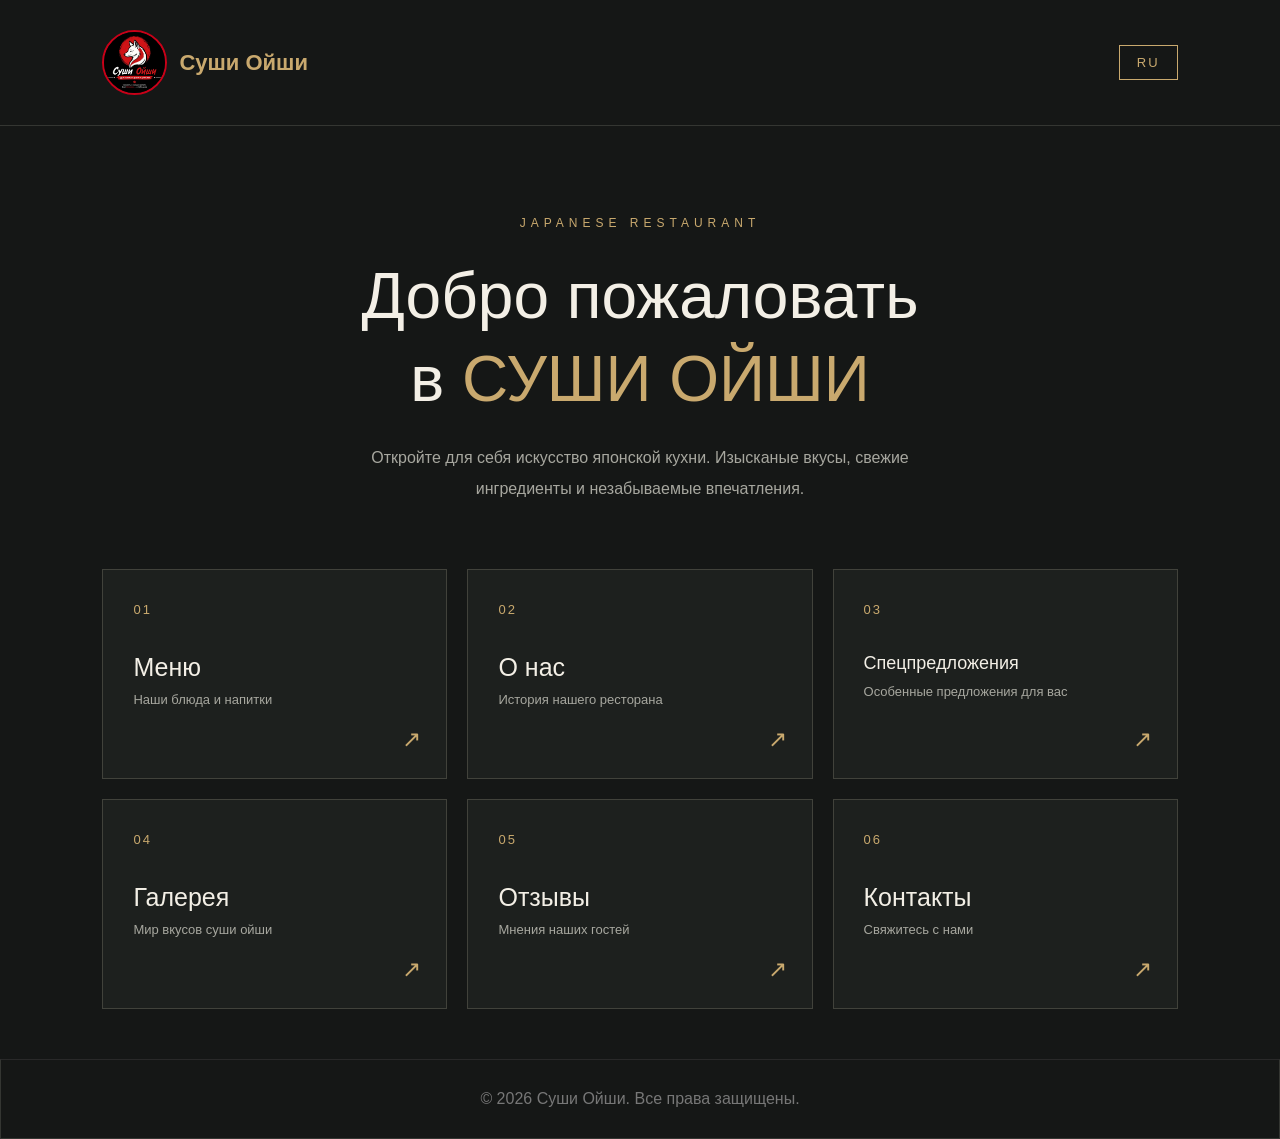
<file: index.html>
<!DOCTYPE html>
<html lang="ru" dir="ltr">
<head>
    <meta charset="UTF-8">
    <meta name="viewport" content="width=device-width, initial-scale=1.0">
    <title>суши ойши</title>
    <link rel="stylesheet" href="style.css">
</head>
<body>
       <!-- header -->
     <header class="header">
        <a href="index.html" class="logo">
            <img src="logo.jpg" alt="логотил суши ойши">
            <span>Суши Ойши</span>
        </a>

        <div class="language">RU</div>

     </header>

     <!-- Main Section -->
      <main class="main">

        <section class="hero">
            <p class="subtitle">JAPANESE RESTAURANT</p>
            <H1>
                Добро пожаловать<br>
                в <span>СУШИ ОЙШИ</span> 
            </H1>
            <p class="description">
                Откройте для себя искусство японской кухни.
                Изысканые вкусы, свежие ингредиенты 
                и незабываемые впечатления.
            </p>

        </section>

        <!-- Navigation Cards-->
         <section class="pages">

            <a href="menu.html" class="page-card">
                <span class="number">01</span>
                <h2>Меню</h2>
                <p>Hаши блюда и напитки</p>
                <span class="arrow">↗</span>

            </a>
            <a href="about.html" class="page-card">
                <span class="number">02</span>
                <h2>О нас</h2>
                <p>История нашего ресторана</p>
                <span class="arrow">↗</span>

            </a>
            <a href="offers.html" class="page-card">
                <span class="number">03</span>
                <h2>Спецпредложения</h2>
                <p>Особенные предложения для вас</p>
                <span class="arrow">↗</span>
            </a>
             <a href="gallery.html" class="page-card">
                <span class="number">04</span>
                <h2>Галерея</h2>
                <p>Мир вкусов суши ойши</p>
                <span class="arrow">↗</span>
            </a>
             <a href="reviews.html" class="page-card">
                <span class="number">05</span>
                <h2>Отзывы</h2>
                <p>Мнения наших гостей</p>
                <span class="arrow">↗</span>
            </a>
             <a href="contact.html" class="page-card">
                <span class="number">06</span>
                <h2>Контакты</h2>
                <p>Свяжитесь с нами</p>
                <span class="arrow">↗</span>
            </a>

         </section>

      </main>
       <footer class="footer">
        &copy; 2026 Суши Ойши. Все права защищены.

    </footer>
    
</body>
</html>
</file>
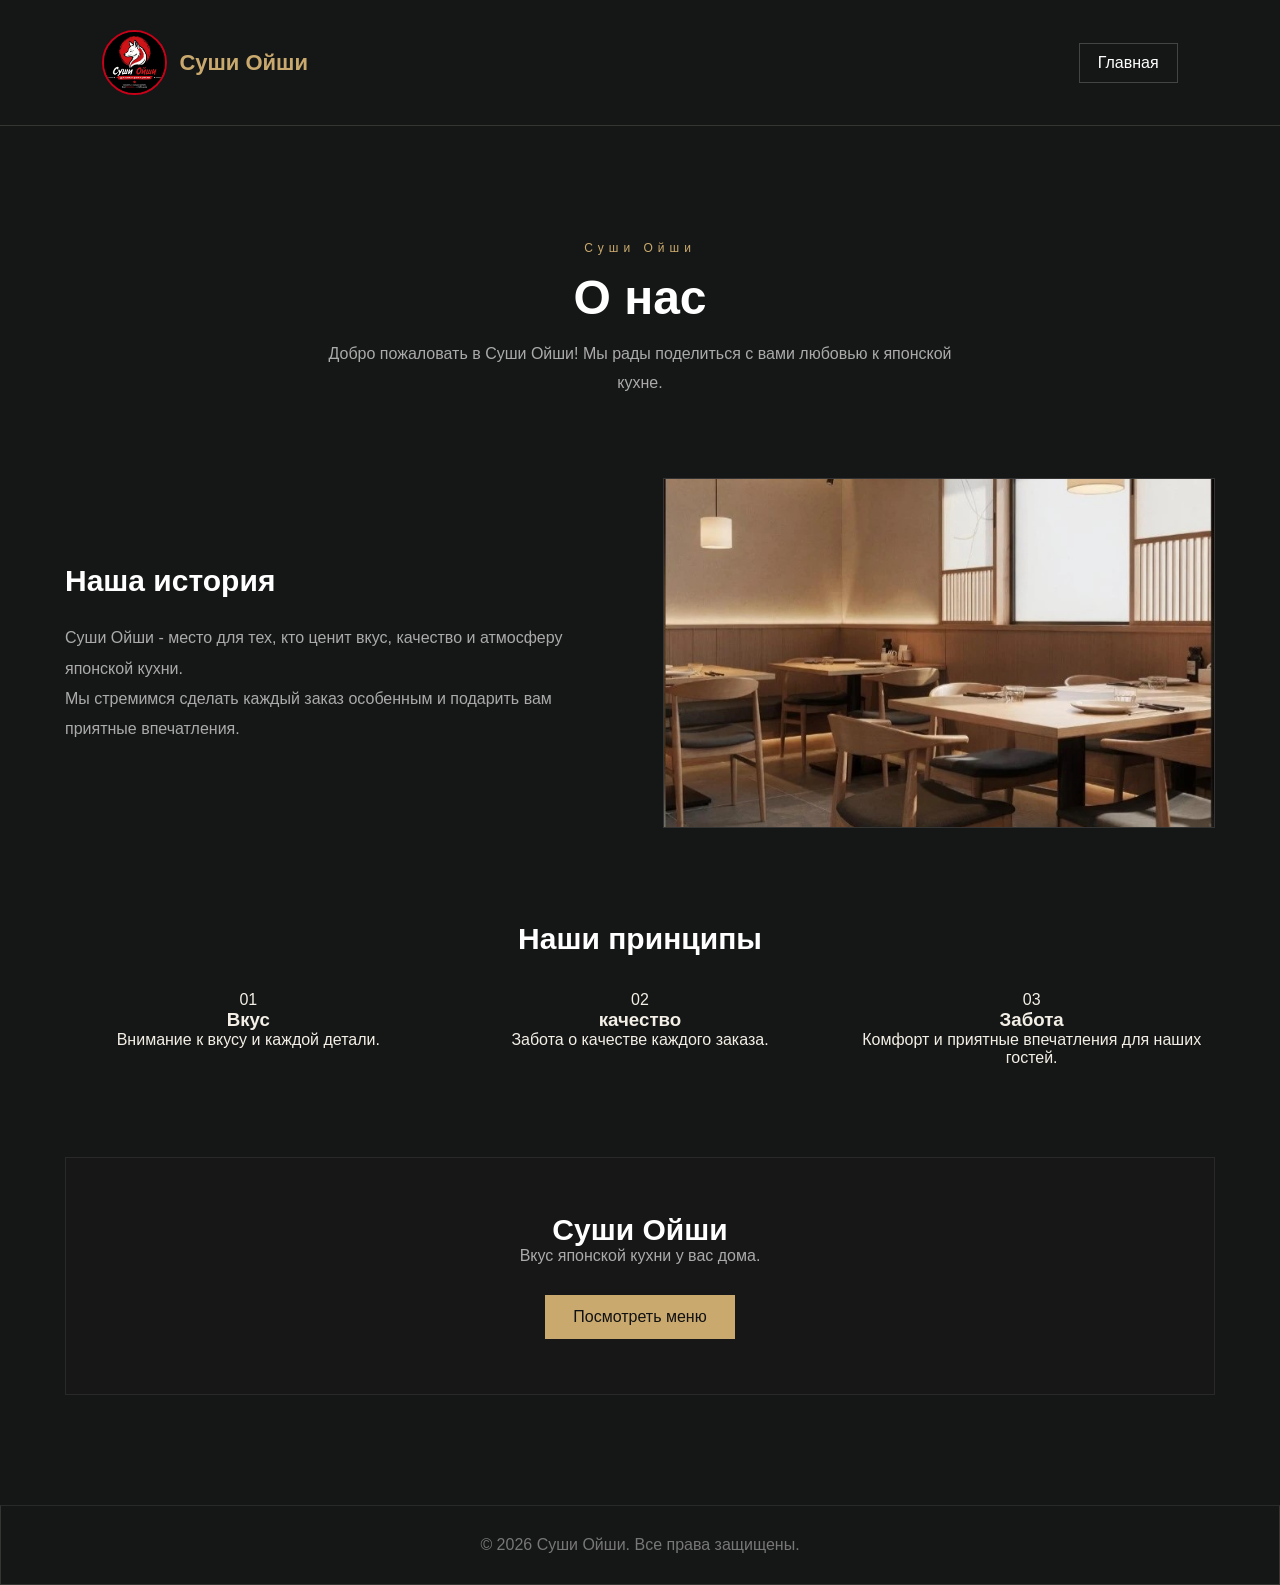
<file: about copy.html>
<!DOCTYPE html>
<html lang="ru">
<head>
    <meta charset="UTF-8">
    <meta name="viewport" content="width=device-width, initial-scale=1.0">
    <title>О нас | Суши Ойши</title>
    <link rel="stylesheet" href="style.css">
</head>
<body>
    <header class="header">
        <a href="index.html" class="logo">
            <img src="logo.jpg" alt="логотил Суши Ойши">
            <span>Суши Ойши</span>
        </a>
        <a href="index.html" class="back-link">Главная</a>
    </header>

    <main class="about-page">
        <section class="about-hero">
            <p class="about-subtitle">Суши Ойши</p>
            <h1>О нас</h1>
            <p class="about-intro">
                Добро пожаловать в Суши Ойши!
                Мы рады поделиться с вами любовью к японской кухне.
            </p>
        </section>
        <section class="about-story">
            <div class="about-text">
                <h2>Наша история</h2>
                <p>
                    Суши Ойши - место для тех, кто ценит вкус,
                    качество и атмосферу японской кухни.
                </p>
                <p>
                    Мы стремимся сделать каждый заказ особенным
                    и подарить вам приятные впечатления.
                </p>
            </div>
            <div class="about-image">
                <img src="restaurant.jpg" alt="Японская кухня">
            </div>
        </section>
        <section class="about-values">
            <h2>Наши принципы</h2>
            <div class="values-grid">
                <div class="values-card">
                    <span>01</span>
                    <h3>Вкус</h3>
                    <p>Внимание к вкусу и каждой детали.</p>
                </div>
                <div class="values-card">
                    <span>02</span>
                    <h3>качество</h3>
                    <p>Забота о качестве каждого заказа.</p>
                </div><div class="values-card">
                    <span>03</span>
                    <h3>Забота</h3>
                    <p>Комфорт и приятные впечатления для наших гостей.</p>
                </div>
            </div>
        </section>
        <section class="about-bottom">
            <h2>Суши Ойши</h2>
            <p>Вкус японской кухни у вас дома.</p>
            <a href="menu.html" class="about-buttom">Посмотреть меню</a>
        </section>

    </main>
    <footer class="footer">
        &copy; 2026 Суши Ойши. Все права защищены.

    </footer>
    
</body>
</html>
</file>
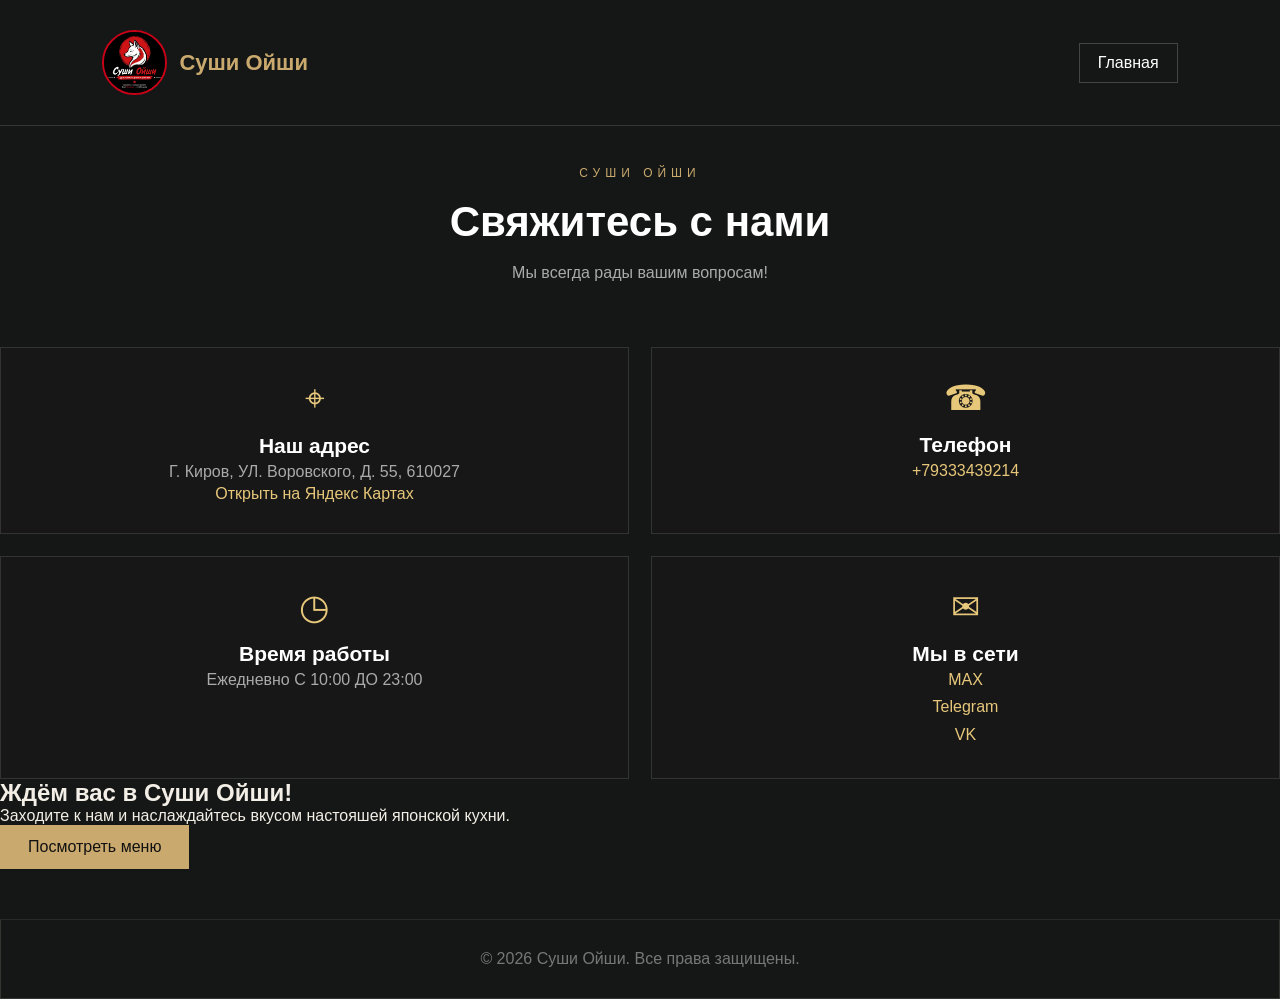
<file: contact.html>
<!DOCTYPE html>
<html lang="ru">
<head>
    <meta charset="UTF-8">
    <meta name="viewport" content="width=device-width, initial-scale=1.0">
    <title>Контакты | Суши Ойши</title>
    <link rel="stylesheet" href="style.css">
</head>
<body>
    <header class="header">
        <a href="index.html" class="logo">
            <img src="logo.jpg" alt="логотил Суши Ойши">
            <span>Суши Ойши</span>
        </a>
        <a href="index.html" class="back-link">Главная</a>
    </header>
     <main>
        <section class="contact-heading">
            <p>СУШИ ОЙШИ</p>
            <h1>Свяжитесь с нами</h1>
            <span>Мы всегда рады вашим вопросам!</span>
        </section>
        <section class="contact-grid">
            <div class="contact-card">
                <div class="contact-icon">⌖</div>
                <h2>Наш адрес</h2>
                <p>Г. Киров, УЛ. Воровского, Д. 55, 610027</p>
                <a href="https://yandex.ru/maps/?text=Киров%2C%20улица%20Воровского%2C%2055"
                    class="contact-link";
                    target="_blank"
                    rel="noopener">
                    Открыть на Яндекс Картах
                </a>
            </div>
             <div class="contact-card">
                <div class="contact-icon">☎</div>
                <h2>Телефон</h2>
                <p>
                    <a href="tel:+79333439214" class="contact-link">
                        +79333439214
                    </a>
                </p>
            </div>
            <div class="contact-card">
                <div class="contact-icon">◷</div>
                <h2>Время работы</h2>
                <p>Ежедневно С 10:00  ДО 23:00</p>
            </div>
             <div class="contact-card">
                <div class="contact-icon">✉</div>
                <h2>Мы в сети</h2>
                <p>
                    <a href="https://max.ru/u/f9LHodD0cOJhJaNks5Np6praoIlp3Y6nnxXb6mEKbeoBLgNhwgggdQ9ETCk"
                    class="contact-link" target="_blank"> MAX
                </a>
                </p>
                <P>
                    <a href="https://t.me/moxamedxamadi" class="contact-link" 
                    target="_blank">Telegram
                </a>
                </P>
                <p>
                    <a href="https://vk.ru/id1097241074" class="contact-link" 
                    target="_blank">VK
                </a>
                </p>
            </div>
        </section>
         <section class="contact-massage">
            <h2>Ждём вас в Суши Ойши!</h2>
            <p>
                Заходите к нам и наслаждайтесь вкусом
                настояшей японской кухни.
            </p>
            <a href="menu.html" class="about-buttom">Посмотреть меню</a>
        </section>
    </main>
    <footer class="footer">
        &copy; 2026 Суши Ойши. Все права защищены.

    </footer>
    
</body>
</html>
</file>
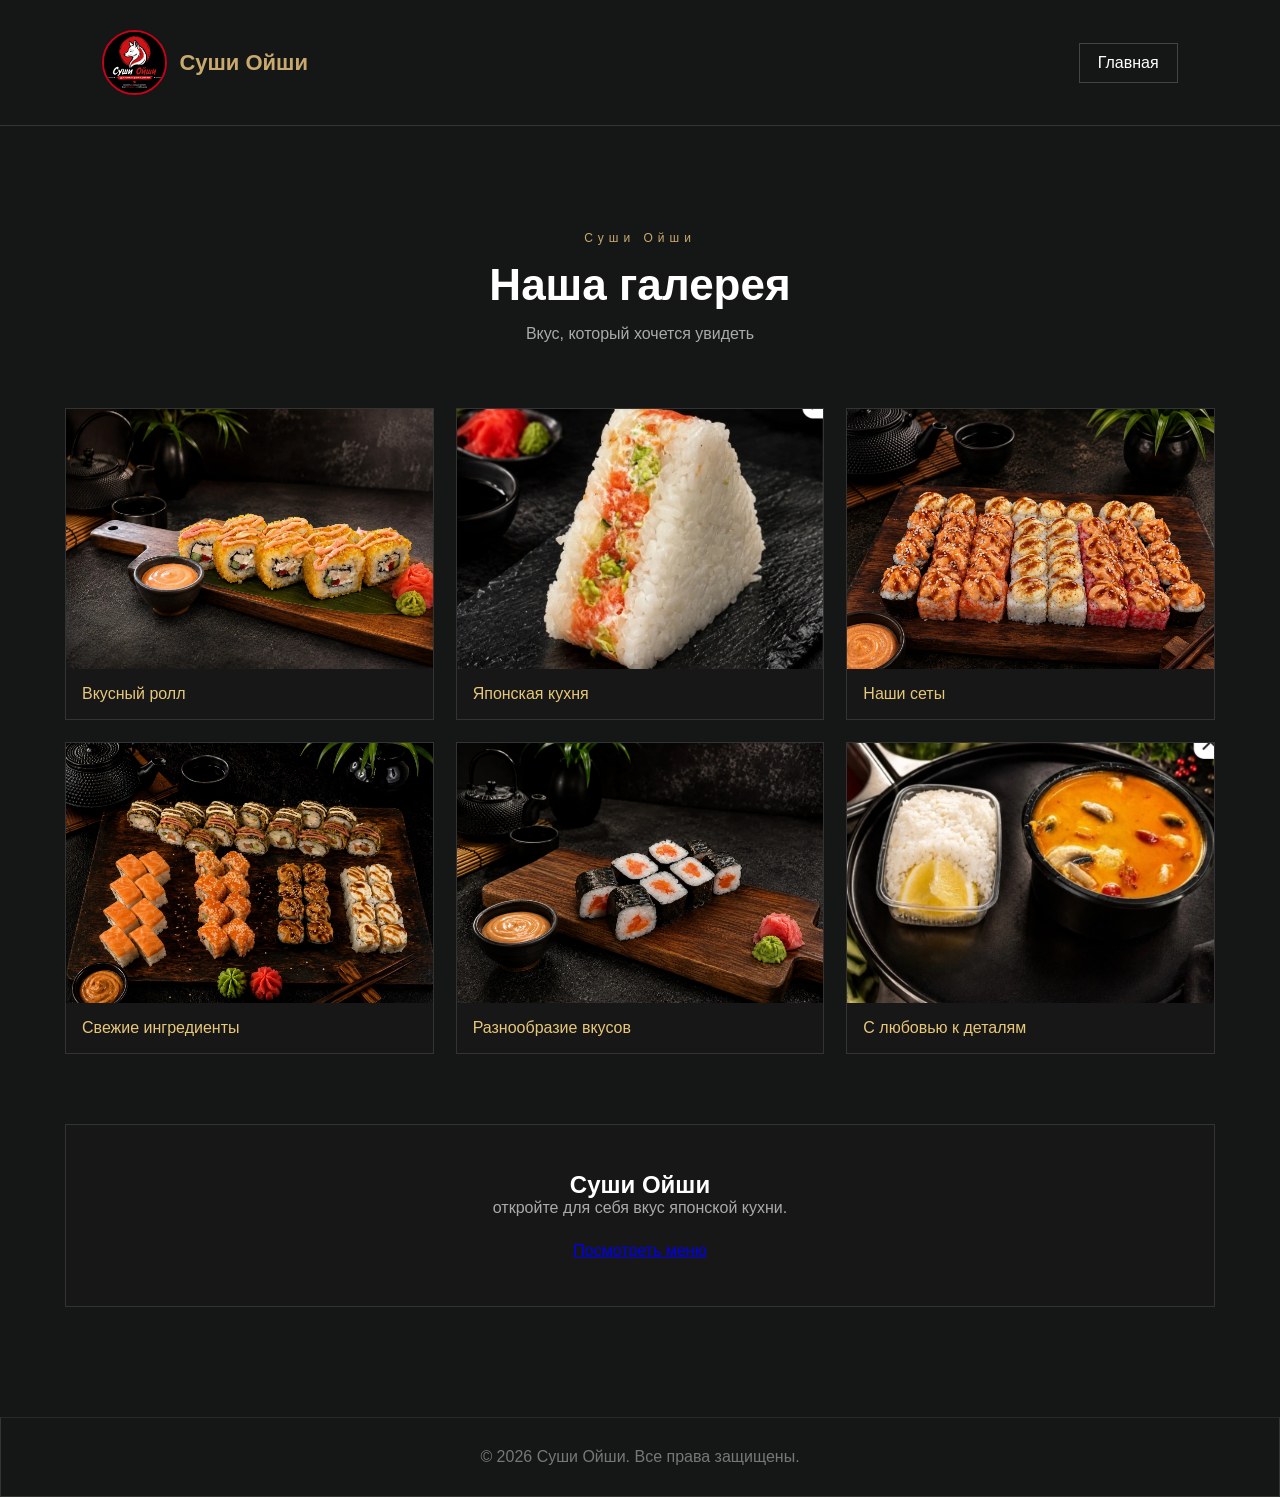
<file: gallery.html>
<!DOCTYPE html>
<html lang="ru">
<head>
    <meta charset="UTF-8">
    <meta name="viewport" content="width=device-width, initial-scale=1.0">
    <title>Галерея | Суши Ойши</title>
    <link rel="stylesheet" href="style.css">
</head>
<body>
    <header class="header">
        <a href="index.html" class="logo">
            <img src="logo.jpg" alt="логотил Суши Ойши">
            <span>Суши Ойши</span>
        </a>
        <a href="index.html" class="back-link">Главная</a>
    </header>
    <main class="gallery-page">
        <section class="gallery-heading">
            <p class="gallery-subtitle">Суши Ойши</p>
            <h1>Наша галерея</h1>
            <p>Вкус, который хочется увидеть</p>
        </section>
        <section class="gallery-grid">
            <div class="gallery-item">
                <img src="горячий.jpg" alt="">
                <div class="gallery-caption">Вкусный ролл</div>
            </div>
            <div class="gallery-item">
                <img src="onigiri.jpg" alt="суши">
                <div class="gallery-caption">Японская кухня</div>
            </div>
            <div class="gallery-item">
                <img src="сеть запечённый.jpg" alt="Сет роллов">
                <div class="gallery-caption">Наши сеты</div>
            </div>
            <div class="gallery-item">
                <img src="сеть выходной.jpg" alt="Свежие роллы">
                <div class="gallery-caption">Свежие ингредиенты</div>
            </div>
            <div class="gallery-item">
                <img src="мини с лососем.jpg" alt="Ассорти суши">
                <div class="gallery-caption">Разнообразие вкусов</div>
            </div>
            <div class="gallery-item">
                <img src="том ям.jpg" alt="Японская блюда">
                <div class="gallery-caption">С любовью к деталям</div>
            </div>
        </section>
         <section class="gallery-bottom">
            <h2>Суши Ойши</h2>
            <p>откройте для себя вкус японской кухни.</p>
            <a href="menu.html" class="gallery-buttom">Посмотреть меню</a>
        </section>
    </main>
    <footer class="footer">
        &copy; 2026 Суши Ойши. Все права защищены.

    </footer>
    
</body>
</html>
</file>
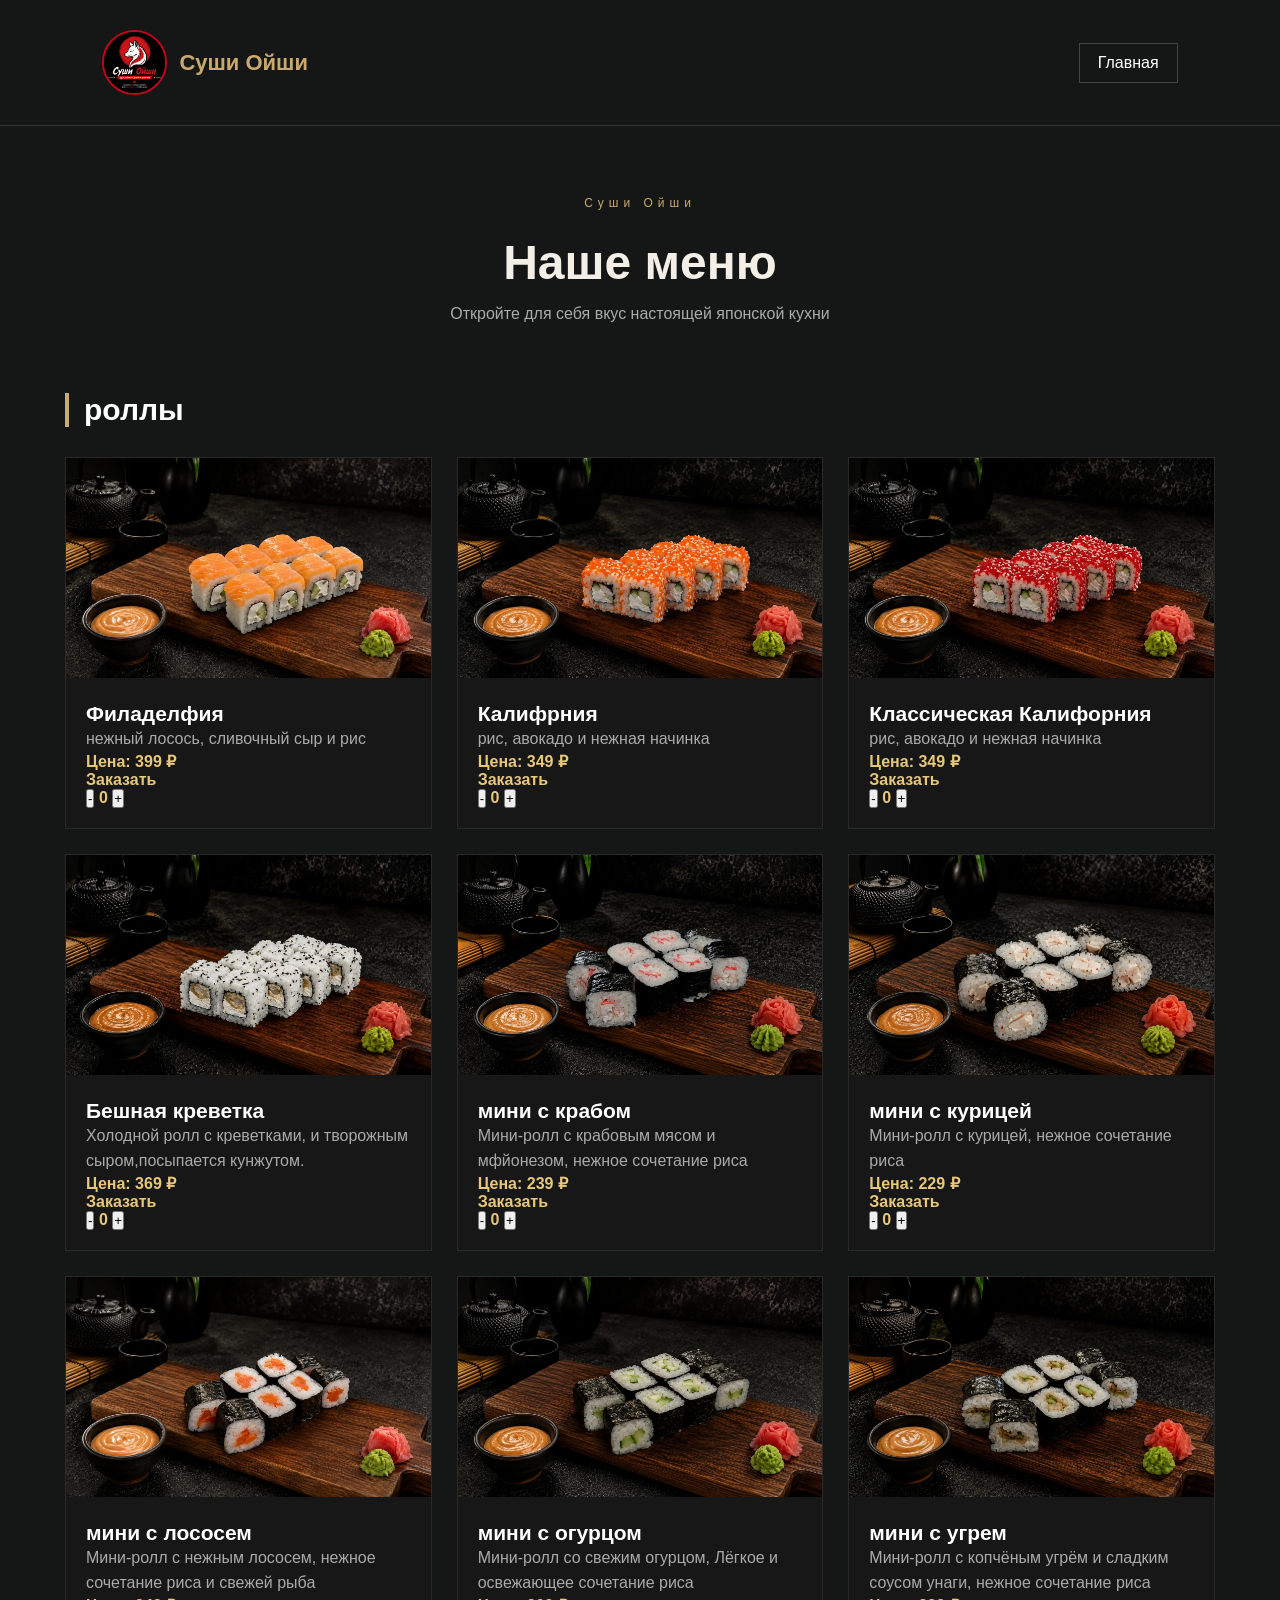
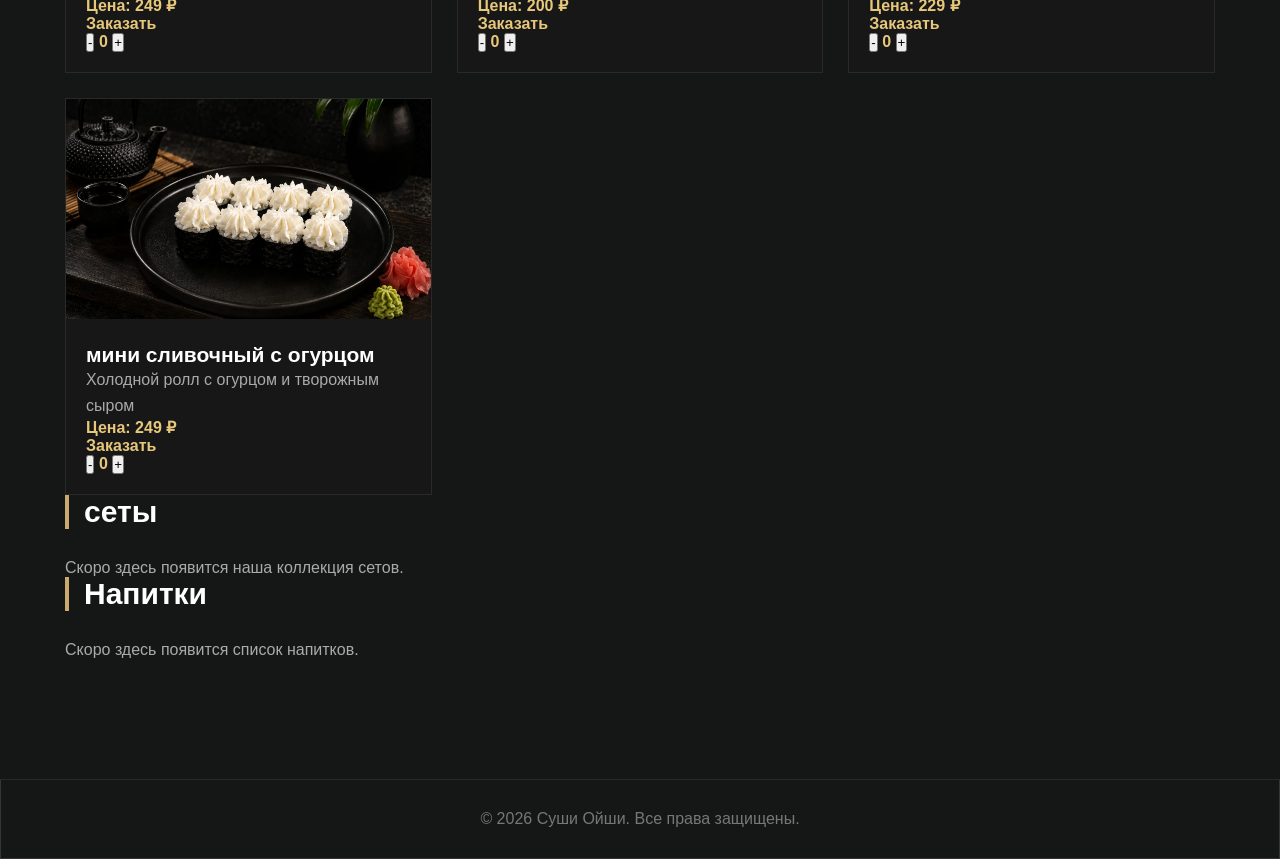
<file: menu.html>
<!DOCTYPE html>
<html lang="ru">
<head>
    <meta charset="UTF-8">
    <meta name="viewport" content="width=device-width, initial-scale=1.0">
    <title>Меню | Суши Ойши</title>
    <link rel="stylesheet" href="style.css">
</head>
<body>
    <header class="header">
        <a href="index.html" class="logo">
            <img src="logo.jpg" alt="логотил Суши Ойши">
            <span>Суши Ойши</span>
        </a>
        <a href="index.html" class="back-link">Главная</a>
    </header>
    <main class="menu-page">
        <div class="menu-heading">
            <p class="subtitle">Суши Ойши</p>
            <h1>Наше меню</h1>
            <p>Откройте для себя вкус настоящей японской кухни</p>
        </div>
        <section class="menu-category">
            <h2>роллы</h2>
            <div class="menu-grid">
                <article class="menu-card">
                    <img src="Филаделфия.jpg" alt="роллы">
                    <div class="menu-info">
                        <h3>Филаделфия</h3>
                        <p>нежный лосось, сливочный сыр и рис</p>
                        <span>Цена: 399 &#8381;</span>
                        <div class="product-order">
                            <span>Заказать</span>
                            <div class="quantity-controls">
                                <button onclick="changeProductQuantity('Филаделфия', 399, -1)">-</button>
                                <span data-product-name="Филаделфия">0</span>
                                <button onclick="changeProductQuantity('Филаделфия', 399, 1)">+</button>
                            </div>
                        </div>
                    </div>

                </article>
                <article class="menu-card">
                    <img src="Калифрния.jpg" alt="роллы">
                    <div class="menu-info">
                        <h3>Калифрния</h3>
                        <p>рис, авокадо и нежная начинка</p>
                        <span>Цена: 349 &#8381;</span>
                        <div class="product-order">
                            <span>Заказать</span>
                            <div class="quantity-controls">
                                <button onclick="changeProductQuantity('Калифорния', 349, -1)">-</button>
                                <span data-product-name="Калифорния">0</span>
                                <button onclick="changeProductQuantity('Калифорния', 349, 1)">+</button>
                            </div>
                        </div>
                    </div>

                </article>
                <article class="menu-card">
                    <img src="Классическая Калифорния.jpg" alt="роллы">
                    <div class="menu-info">
                        <h3>Классическая Калифорния</h3>
                        <p>рис, авокадо и нежная начинка</p>
                        <span>Цена: 349 &#8381;</span>
                        <div class="product-order">
                            <span>Заказать</span>
                            <div class="quantity-controls">
                                <button onclick="changeProductQuantity('Классическая Калифорния', 349, -1)">-</button>
                                <span data-product-name="Классическая Калифорния">0</span>
                                <button onclick="changeProductQuantity('Классическая Калифорния', 349, 1)">+</button>
                            </div>
                        </div>
                    </div>

                </article>
                <article class="menu-card">
                    <img src="Бешная креветка.jpg" alt="роллы">
                    <div class="menu-info">
                        <h3>Бешная креветка</h3>
                        <p>Холодной ролл с креветками, и творожным сыром,посыпается кунжутом.</p>
                        <span>Цена: 369 &#8381;</span>
                        <div class="product-order">
                            <span>Заказать</span>
                            <div class="quantity-controls">
                                <button onclick="changeProductQuantity('Бешная креветка', 369, -1)">-</button>
                                <span data-product-name="Бешная креветка">0</span>
                                <button onclick="changeProductQuantity('Бешная креветка', 369, 1)">+</button>
                            </div>
                        </div>
                    </div>

                </article>
                <article class="menu-card">
                    <img src="мини с крабом.jpg" alt="роллы">
                    <div class="menu-info">
                        <h3>мини с крабом</h3>
                        <p>Мини-ролл с крабовым мясом и мфйонезом, нежное сочетание риса</p>
                        <span>Цена: 239 &#8381;</span>
                        <div class="product-order">
                            <span>Заказать</span>
                            <div class="quantity-controls">
                                <button onclick="changeProductQuantity('мини с крабом', 239, -1)">-</button>
                                <span data-product-name="мини с крабом">0</span>
                                <button onclick="changeProductQuantity('мини с крабом', 239, 1)">+</button>
                            </div>
                        </div>
                    </div>
                </article>
                <article class="menu-card">
                    <img src="мини с курицей.jpg" alt="роллы">
                    <div class="menu-info">
                        <h3>мини с курицей</h3>
                        <p>Мини-ролл с курицей, нежное сочетание риса</p>
                        <span>Цена: 229 &#8381;</span>
                        <div class="product-order">
                            <span>Заказать</span>
                            <div class="quantity-controls">
                                <button onclick="changeProductQuantity('мини с курицей', 229, -1)">-</button>
                                <span data-product-name="мини с курицей">0</span>
                                <button onclick="changeProductQuantity('мини с курицей', 229, 1)">+</button>
                            </div>
                        </div>
                    </div>
                </article>
                <article class="menu-card">
                    <img src="мини с лососем.jpg" alt="роллы">
                    <div class="menu-info">
                        <h3>мини с лососем</h3>
                        <p>Мини-ролл с нежным лососем, нежное сочетание риса и свежей рыба</p>
                        <span>Цена: 249 &#8381;</span>
                        <div class="product-order">
                            <span>Заказать</span>
                            <div class="quantity-controls">
                                <button onclick="changeProductQuantity('мини с лососем', 249, -1)">-</button>
                                <span data-product-name="мини с лососем">0</span>
                                <button onclick="changeProductQuantity('мини с лососем', 249, 1)">+</button>
                            </div>
                        </div>
                    </div>
                </article>
                <article class="menu-card">
                    <img src="мини с огурцом.jpg" alt="роллы">
                    <div class="menu-info">
                        <h3>мини с огурцом</h3>
                        <p>Мини-ролл со свежим огурцом, Лёгкое и освежающее сочетание риса</p>
                        <span>Цена: 200 &#8381;</span>
                        <div class="product-order">
                            <span>Заказать</span>
                            <div class="quantity-controls">
                                <button onclick="changeProductQuantity('мини с огурцом', 200, -1)">-</button>
                                <span data-product-name="мини с огурцом">0</span>
                                <button onclick="changeProductQuantity('мини с огурцом', 200, 1)">+</button>
                            </div>
                        </div>
                    </div>
                </article>
                <article class="menu-card">
                    <img src="мини с угрем.jpg" alt="роллы">
                    <div class="menu-info">
                        <h3>мини с угрем</h3>
                        <p>Мини-ролл с копчёным угрём и сладким соусом унаги, нежное сочетание риса</p>
                        <span>Цена: 229 &#8381;</span>
                        <div class="product-order">
                            <span>Заказать</span>
                            <div class="quantity-controls">
                                <button onclick="changeProductQuantity('мини с угрем', 229, -1)">-</button>
                                <span data-product-name="мини с угрем">0</span>
                                <button onclick="changeProductQuantity('мини с угрем', 229, 1)">+</button>
                            </div>
                        </div>
                    </div>
                </article>
                 <article class="menu-card">
                    <img src="Мини сливочный с огурцом.jpg" alt="роллы">
                    <div class="menu-info">
                        <h3>мини сливочный с огурцом</h3>
                        <p>Холодной ролл с огурцом и творожным сыром</p>
                        <span>Цена: 249 &#8381;</span>
                        <div class="product-order">
                            <span>Заказать</span>
                            <div class="quantity-controls">
                                <button onclick="changeProductQuantity('мини сливочный с огурцом', 249, -1)">-</button>
                                <span data-product-name="мини сливочный с огурцом">0</span>
                                <button onclick="changeProductQuantity('мини сливочный с огурцом', 249, 1)">+</button>
                            </div>
                        </div>
                    </div>
                </article>
            </div>

        </section>
        <section class="menu-category">
            <h2>сеты</h2>
            <p class="category-note">
                Скоро здесь появится наша коллекция сетов.
            </p>
        </section>
        <section class="menu-category">
            <h2>Напитки</h2>
            <p class="category-note">
                Скоро здесь появится список напитков.
            </p>
        </section>
        <section class="cart-section">
            <h2>🛒 Ваша корзина</h2>
            <div id="cart-items">
                <p>корзина пока пуста</p>
            </div>
            <h3>
                Итого: <span id="cart-total">0</span> ₽
            </h3>
            <button class="checkout-button" onclick="openCheckout()">
                Оформить заказ 
            </button>
        </section>
        <div id="checkout-modal" class="checkout-modal" style="display: none;">
            <div class="checkout-box">
                <button class="close-checkout"
                        onclick="closeCheckout()">×</button>
                <h2>Оформление заказа</h2>
                <p>Заполните данные для оформления заказа</p>

                <label for="customer-name">Ваше имя</label>
                <input type="text" 
                    id="customer-name"
                    placeholder="Введите ваше имя" 
                    pattern="[А-Яа-яЁёA-Za-z\s-]+"
                    title="Введите имя руссками буквами"
                    required>

                <label>Номер телефона</label>
                <div class="phone-field">
                    <span>+7</span>
                    <input type="tel"
                        id="customer-phone"
                        placeholder="900 123-45-67" 
                        maxlength="12"
                        inputmode="numeric"
                        autocomplete="tel-national"
                        required>
                </div>
                <h3>Как получить заказ ?</h3>
                <label> 
                    <input type="radio" name="delivery" 
                    value="delivery" checked>
                    Доставка
                </label>
                <label>
                    <input type="radio" name="delivery"
                        value="pickup">
                    Самовывоз
                </label>
                <div id="delivery-address">
                    <label for="customer-address">
                        Адрес доставки
                    </label>
                    <input type="text" id="customer-address"
                        placeholder="Улица, Дом, Квартира">
                </div>
                <div id="pickup-address" style="display: none;">
                    <h3>Самовывоз из ресторана</h3>
                    <p>Г. Киров, УЛ. Воровского, Д. 55, 610027</p>
                </div>
                <label for="order-comment">Комментарий к заказу</label>
                <textarea 
                    id="order-comment"
                    class="comment-input" 
                    placeholder="Напишите пожелания к заказу..."
                    rows="3"></textarea>
                <button class="confirm-order-button" onclick="confirmOrder()">
                    Подтвердить заказ
                </button>
            </div>
        </div>
        <div id="contact-choice" class="checkout-modal" style="display: none;">
            <div class="checkout-box">
                <button class="close-checkout"
                        onclick="document.getElementById('contact-choice').style.display='none'">
                    ×
                </button>
                <h2>Куда отправить заказ?</h2>
                <p>Выберите удобный способ связи с нами</p>
                <button class="contact-button" onclick="sendOrder('telegram')">
                    Telegram
                </button>
                <button class="contact-button" onclick="sendOrder('vk')">
                    ВКонтакте(VK)
                </button>
                <button class="contact-button" onclick="sendOrder('max')">
                    MAX
                </button>
            </div>
        </div>
    </main>
    <footer class="footer">
        &copy; 2026 Суши Ойши. Все права защищены.

    </footer>
    <script src="cart.js"></script>
</body>
</html>
</file>
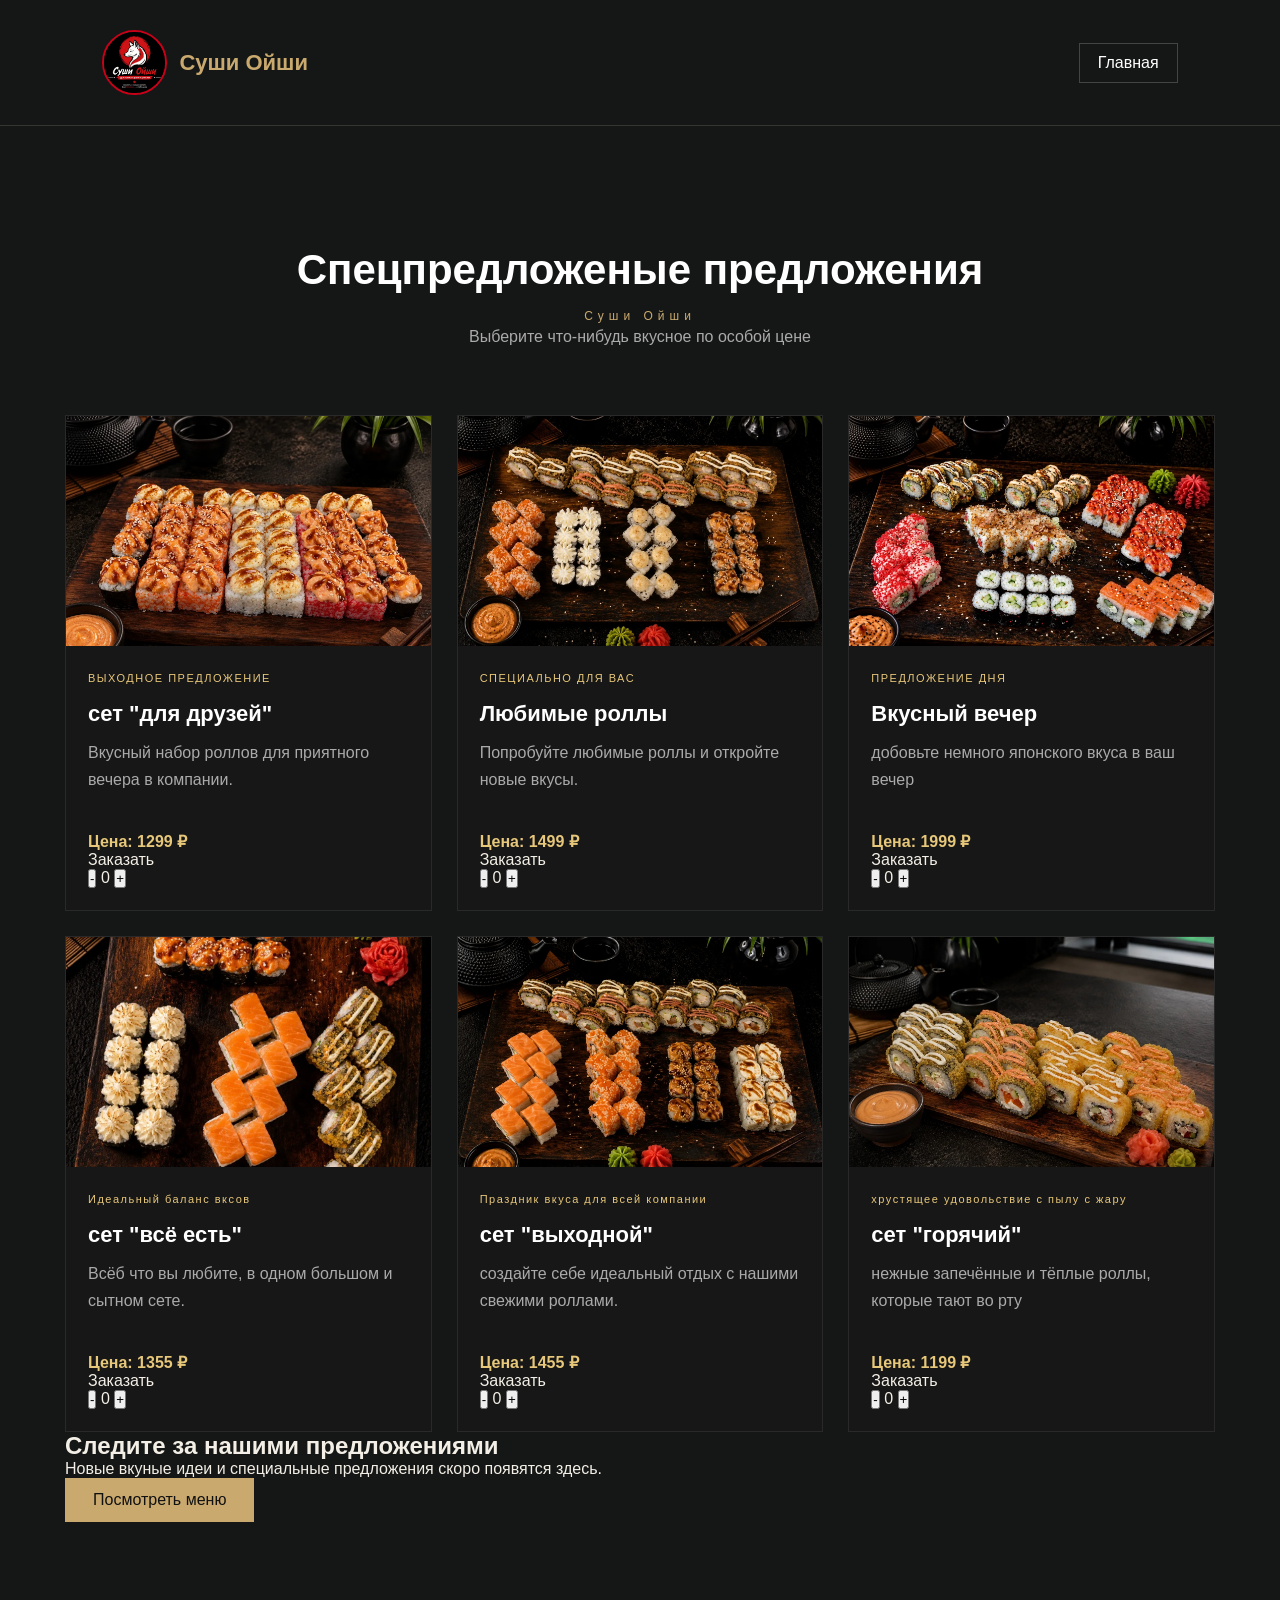
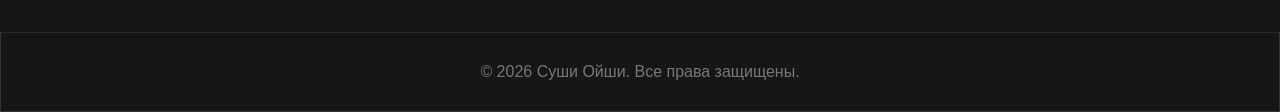
<file: offers.html>
<!DOCTYPE html>
<html lang="ru">
<head>
    <meta charset="UTF-8">
    <meta name="viewport" content="width=device-width, initial-scale=1.0">
    <title>Спецпредложения | Суши Ойши</title>
    <link rel="stylesheet" href="style.css">
</head>
<body>
    <header class="header">
        <a href="index.html" class="logo">
            <img src="logo.jpg" alt="логотил Суши Ойши">
            <span>Суши Ойши</span>
        </a>
        <a href="index.html" class="back-link">Главная</a>
    </header>

    <main class="offers-page">

        <section class="offers-heading">
            <h1>Спецпредложеные предложения</h1>
            <p class="offers-subtitle">Суши Ойши</p>
            <p>Выберите что-нибудь вкусное по особой цене</p>
        </section>
        <section class="offers-grid">
            <article class="offer-card">
                <img src="сеть запечённый.jpg" alt="набор роллов">
                <div class="offer-content">
                    <span class="offer-label">ВЫХОДНОЕ ПРЕДЛОЖЕНИЕ </span>
                    <h2>сет "для друзей"</h2>
                    <p>Вкусный набор роллов для приятного вечера в компании.</p>
                    <div class="offer-price">Цена: 1299 &#8381;</div>
                    <div class="product-order">
                            <span>Заказать</span>
                            <div class="quantity-controls">
                                <button onclick="changeProductQuantity('сеть запечённый', 1299, -1)">-</button>
                                <span data-product-name="сеть запечённый">0</span>
                                <button onclick="changeProductQuantity('сеть запечённый', 1299, 1)">+</button>
                            </div>
                    </div>
                </div>
            </article>
            <article class="offer-card">
                <img src="сеть дубай.jpg" alt="Суши и роллы">
                <div class="offer-content">
                    <span class="offer-label">СПЕЦИАЛЬНО ДЛЯ ВАС</span>
                    <h2>Любимые роллы</h2>
                    <p>Попробуйте любимые роллы и откройте новые вкусы.</p>
                    <div class="offer-price">Цена: 1499 &#8381;</div>
                    <div class="product-order">
                            <span>Заказать</span>
                            <div class="quantity-controls">
                                <button onclick="changeProductQuantity('сеть дубай', 1499, -1)">-</button>
                                <span data-product-name="сеть дубай">0</span>
                                <button onclick="changeProductQuantity('сеть дубай', 1499, 1)">+</button>
                            </div>
                    </div>
                </div>
            </article>
            <article class="offer-card">
                <img src="сеть вчеринка.jpg" alt="Японской ужин">
                <div class="offer-content">
                    <span class="offer-label">ПРЕДЛОЖЕНИЕ ДНЯ</span>
                    <h2>Вкусный вечер</h2>
                    <p>добовьте немного японского вкуса в ваш вечер</p>
                    <div class="offer-price">Цена: 1999 &#8381;</div>
                    <div class="product-order">
                            <span>Заказать</span>
                            <div class="quantity-controls">
                                <button onclick="changeProductQuantity('сеть вчеринка', 1999, -1)">-</button>
                                <span data-product-name="сеть вчеринка">0</span>
                                <button onclick="changeProductQuantity('сеть вчеринка', 1999, 1)">+</button>
                            </div>
                    </div>
                </div>
            </article>
            <article class="offer-card">
                <img src="сеть всё есть.jpg" alt="набор роллов">
                <div class="offer-content">
                    <span class="offer-label">Идеальный баланс вксов</span>
                    <h2>сет "всё есть"</h2>
                    <p>Всёб что вы любите, в одном большом и сытном сете.</p>
                    <div class="offer-price">Цена: 1355 &#8381;</div>
                    <div class="product-order">
                            <span>Заказать</span>
                            <div class="quantity-controls">
                                <button onclick="changeProductQuantity('сеть всё есть', 1355, -1)">-</button>
                                <span data-product-name="сеть всё есть">0</span>
                                <button onclick="changeProductQuantity('сеть всё есть', 1355, 1)">+</button>
                            </div>
                    </div>
                </div>
            </article>
              <article class="offer-card">
                <img src="сеть выходной.jpg" alt="набор роллов">
                <div class="offer-content">
                    <span class="offer-label">Праздник вкуса для всей компании</span>
                    <h2>сет "выходной"</h2>
                    <p>создайте себе идеальный отдых с нашими свежими роллами.</p>
                    <div class="offer-price">Цена: 1455 &#8381;</div>
                    <div class="product-order">
                            <span>Заказать</span>
                            <div class="quantity-controls">
                                <button onclick="changeProductQuantity('сеть выходной', 1455, -1)">-</button>
                                <span data-product-name="сеть выходной">0</span>
                                <button onclick="changeProductQuantity('сеть выходной', 1455, 1)">+</button>
                            </div>
                    </div>
                </div>
            </article>
              <article class="offer-card">
                <img src="сеть горячий.jpg" alt="набор роллов">
                <div class="offer-content">
                    <span class="offer-label">хрустящее удовольствие с пылу с жару</span>
                    <h2>сет "горячий"</h2>
                    <p>нежные запечённые и тёплые роллы, которые тают во рту</p>
                    <div class="offer-price">Цена: 1199 &#8381;</div>
                    <div class="product-order">
                            <span>Заказать</span>
                            <div class="quantity-controls">
                                <button onclick="changeProductQuantity('сеть горячий', 1199, -1)">-</button>
                                <span data-product-name="сеть горячий">0</span>
                                <button onclick="changeProductQuantity('сеть горячий', 1199, 1)">+</button>
                            </div>
                    </div>
                </div>
            </article>
        </section>
        <section class="offers-bottom">
            <h2>Следите за нашими предложениями</h2>
            <p>Новые вкуные идеи и специальные предложения скоро появятся здесь.</p>
            <a href="menu.html" class="about-buttom">Посмотреть меню</a>
        </section>
        <section class="cart-section">
            <h2>🛒 Ваша корзина</h2>
            <div id="cart-items">
                <p>корзина пока пуста</p>
            </div>
            <h3>
                Итого: <span id="cart-total">0</span> ₽
            </h3>
            <button class="checkout-button" onclick="openCheckout()">
                Оформить заказ 
            </button>
        </section>
        <div id="checkout-modal" class="checkout-modal" style="display: none;">
            <div class="checkout-box">
                <button class="close-checkout"
                        onclick="closeCheckout()">×</button>
                <h2>Оформление заказа</h2>
                <p>Заполните данные для оформления заказа</p>

                <label for="customer-name">Ваше имя</label>
                <input type="text" 
                    id="customer-name"
                    placeholder="Введите ваше имя" 
                    pattern="[А-Яа-яЁёA-Za-z\s-]+"
                    title="Введите имя руссками буквами"
                    required>

                <label>Номер телефона</label>
                <div class="phone-field">
                    <span>+7</span>
                    <input type="tel"
                        id="customer-phone"
                        placeholder="900 123-45-67" 
                        maxlength="12"
                        inputmode="numeric"
                        autocomplete="tel-national"
                        required>
                </div>
                <h3>Как получить заказ ?</h3>
                <label> 
                    <input type="radio" name="delivery" 
                    value="delivery" checked>
                    Доставка
                </label>
                <label>
                    <input type="radio" name="delivery"
                        value="pickup">
                    Самовывоз
                </label>
                <div id="delivery-address">
                    <label for="customer-address">
                        Адрес доставки
                    </label>
                    <input type="text" id="customer-address"
                        placeholder="Улица, Дом, Квартира">
                </div>
                <div id="pickup-address" style="display: none;">
                    <h3>Самовывоз из ресторана</h3>
                    <p>Г. Киров, УЛ. Воровского, Д. 55, 610027</p>
                </div>
                <label for="order-comment">
                    Комментарий к заказу
                </label>
                <textarea id="order-comment" 
                        placeholder="Ваши пожелания к заказу..."
                        rows="3"></textarea>
                <button class="confirm-order-button" onclick="confirmOrder()">
                    Подтвердить заказ
                </button>
            </div>
        </div>
        <div id="contact-choice" class="checkout-modal" style="display: none;">
            <div class="checkout-box">
                <button class="close-checkout"
                        onclick="document.getElementById('contact-choice').style.display='none'">
                    ×
                </button>
                <h2>Куда отправить заказ?</h2>
                <p>Выберите удобный способ связи с нами</p>
                <button class="contact-button" onclick="sendOrder('telegram')">
                    Telegram
                </button>
                <button class="contact-button" onclick="sendOrder('vk')">
                    ВКонтакте(VK)
                </button>
                <button class="contact-button" onclick="sendOrder('max')">
                    MAX
                </button>
            </div>
        </div>
    </main>

    <footer class="footer">
        &copy; 2026 Суши Ойши. Все права защищены.

    </footer>
    <script src="cart.js"></script>
</body>
</html>
</file>
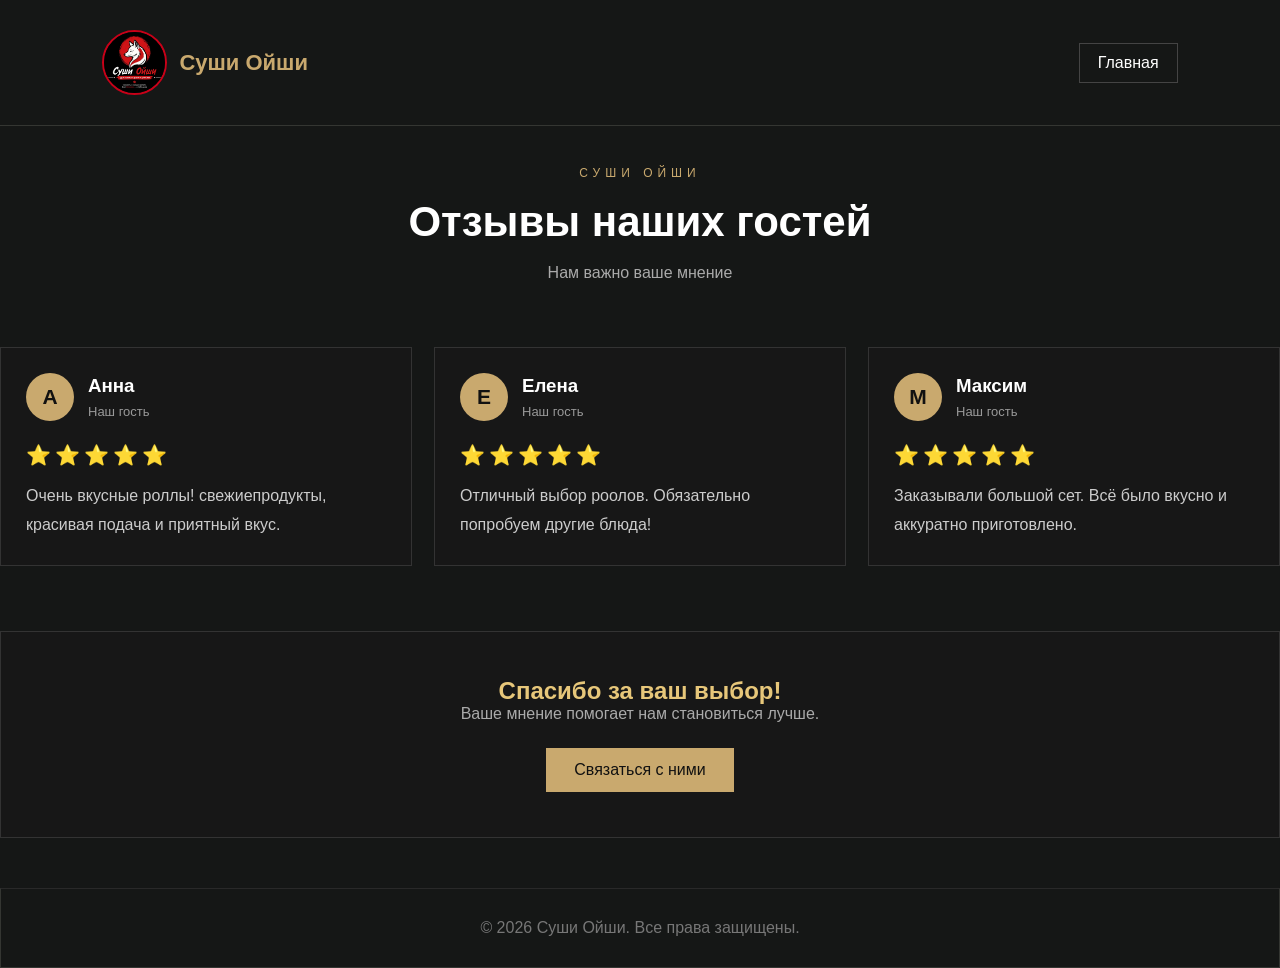
<file: reviews.html>
<!DOCTYPE html>
<html lang="ru">
<head>
    <meta charset="UTF-8">
    <meta name="viewport" content="width=device-width, initial-scale=1.0">
    <title>Отзывы | Суши Ойши</title>
    <link rel="stylesheet" href="style.css">
</head>
<body>
    <header class="header">
        <a href="index.html" class="logo">
            <img src="logo.jpg" alt="логотил Суши Ойши">
            <span>Суши Ойши</span>
        </a>
        <a href="index.html" class="back-link">Главная</a>
    </header>
     <main>
        <section class="reviews-heading">
            <p>СУШИ ОЙШИ</p>
            <h1>Отзывы наших гостей</h1>
            <span>Нам важно ваше мнение</span>
        </section>
        <section class="reviews-grid">
            <article class="review-card">
                <div class="review-top">
                    <div class="review-avatar">А</div>
                    <div>
                        <h3>Анна</h3>
                        <span>Наш гость</span>
                    </div>
                </div>
                
                <div class="review-stars">⭐⭐⭐⭐⭐</div>
                <p>
                    Очень вкусные роллы! свежиепродукты, 
                    красивая подача и приятный вкус.
                </p>
            </article>
             <article class="review-card">
                <div class="review-top">
                    <div class="review-avatar">Е</div>
                    <div>
                        <h3>Елена</h3>
                        <span>Наш гость</span>
                    </div>
                </div>
                
                <div class="review-stars">⭐⭐⭐⭐⭐</div>
                <p>
                    Отличный выбор роолов. Обязательно
                    попробуем другие блюда!
                </p>
            </article>
            <article class="review-card">
                <div class="review-top">
                    <div class="review-avatar">М</div>
                    <div>
                        <h3>Максим</h3>
                        <span>Наш гость</span>
                    </div>
                </div>
                
                <div class="review-stars">⭐⭐⭐⭐⭐</div>
                <p>
                    Заказывали большой сет. Всё было
                    вкусно и аккуратно приготовлено.
                </p>
            </article>
        </section>
         <section class="reviews-bottom">
            <h2>Спасибо за ваш выбор!</h2>
            <p>Ваше мнение помогает нам становиться лучше.</p>
            <a href="menu.html" class="about-buttom">
                Связаться с ними
            </a>
        </section>
    </main>
    <footer class="footer">
        &copy; 2026 Суши Ойши. Все права защищены.

    </footer>
    
</body>
</html>
</file>
<file: style.css>
/* ======================
  1. General Settings
========================*/

*{
    margin: 0;
    padding: 0;
    box-sizing: border-box;
}
body{
    background-color: #151716;
    color: #f3efe6;
    font-family: Arial, sans-serif;
    min-height: 100vh;
}

/*=======================
  2. Header
=======================*/

.header {
    width: 100%;
    padding: 30px 8%;
    display: flex;
    justify-content: space-between;
    align-items: center;
    border-bottom: 1px solid #343632;
}
.logo {
    display: flex;
    align-items: center;
    gap: 12px;
    color: #ffffff;
    text-decoration: none;
    font-size: 22px;
    font-weight: bold;
}
.logo img {
    width: 65px;
    height: 65px;
    border-radius: 50%;
    object-fit: cover;
    border: 2px solid #c90018;
}
.logo span {
    color: #c9a96e;
}
.language {
    border: 1px solid #c9a96e;
    padding: 9px 17px;
    color: #c9a96e;
    font-size: 13px;
    letter-spacing: 2px;
}

/*===========================
  3. Main Section 
============================*/

.main {
    width: 84%;
    max-width: 1250px;
    margin: auto;
}

.hero {
    text-align: center;
    padding: 90px 15px 65px;
}

.subtitle {
    color: #c9a96e;
    letter-spacing: 5px;
    font-size: 12px;
    margin-bottom: 25px;
}

.hero h1 {
    font-size: clamp(38px, 5vw, 65px);
    line-height: 1.3;
    font-weight: 500;
    margin-bottom: 22px;
}

.hero h1 span {
    color: #c9a96e;
}

.description {
    color: #a7a79f;
    font-size: 16px;
    line-height: 1.9;
    max-width: 550px;
    margin: auto;
}

/*==================================
  4. Navigation cards
===================================*/

.pages {
    display: grid;
    grid-template-columns: repeat(3, 1fr);
    gap: 20px;
}

.page-card {
    position: relative;
    min-height: 210px;
    padding: 30px;
    border: 1px solid #41423b;
    background-color: #1d201e;
    color: #f3efe6;
    text-decoration: none;
    transition: 0.3s ease;
}

.page-card:hover {
    background-color: #292b25;
    border-color: #c9a96e;
    transform: translateY(-6px);
}

.number {
    color: #c9a96e;
    font-size: 13px;
    letter-spacing: 2px;
}

.page-card h2 {
    font-size: 25px;
    margin-top: 35px;
    margin-bottom: 10px;
    font-weight: 500;
}

.page-card p {
    color: #a7a79f;
    font-size: 13px;
}

.arrow {
    position: absolute;
    right: 25px;
    bottom: 25px;
    color: #c9a96e;
    font-size: 23px;
}

/*========================================
  5. Footer 
=========================================*/

.footer {
    text-align: center;
    padding: 45px 15px 25px;
    margin-top: 50px;
    border: 1px solid #343632;
}
.footer p {
    color: #777970;
    font-size: 10px;
    letter-spacing: 2px;
}

/*=====================================
  6. Tablet
=======================================*/

@media (max-width: 900px) {
    .pages {
        grid-template-columns: repeat(2, 1fr);
    }
}

/*====================================
  7. Mobile
=====================================*/

@media (max-width: 550px) {
    .header {
        padding: 22px 6%;
    }
    .main {
        width: 90%;
    }
    .hero {
        padding: 65px 5px 45px;
    }
    .hero h1 {
        font-size: 38px;
    }
    .description {
        font-size: 14px;
    }
    .pages {
        grid-template-columns: repeat(2, 1fr);
        gap: 12px;
    }
    .page-card {
        min-height: 175px;
        padding: 18px 13px;
    }
    .page-card h2 {
        font-size: 19px;
        margin-top: 30px;
    }
    .page-card p {
        font-size: 11px;
    }
    .arrow {
        right: 13px;
        bottom: 13px;
        font-size: 18px;
    }
    .footer p {
        font-size: 8px;
    }
    
}

/*  MENU PAGE  */

.back-link {
    color: #ffffff;
    text-decoration: none;
    border: 1px solid #444;
    padding: 10px 18px;
    transition: 0.3s;
}

.back-link:hover {
    background-color: #c90018;
    border-color: #c90018;
}

.menu-page {
    max-width: 1200px;
    margin: auto;
    padding: 70px 25px;
}

.menu-heading {
    text-align: center;
    margin-bottom: 70px;
}

.menu-heading .subtitle {
    color: #c90018;
    letter-spacing: 5px;
    font-size: 12px;
}

.menu-heading h1 {
    clear: #ffffff;
    font-size: 48px;
    margin: 15px 0;
}

.menu-heading p {
    color: #aaa;
}

.menu-category h2 {
    margin-bottom: 65px;
}

.menu-category h2 {
    color: #ffffff;
    font-size: 30px;
    border-left: 4px solid #c90018;
    padding-left: 15px;
    margin-bottom: 30px;
}  

.menu-grid {
    display: grid;
    grid-template-columns: repeat(3, 1fr);
    gap: 25px;
}

.menu-card {
    background: #171717;
    border: 1px solid #292929;
    overflow: hidden;
    transition: 0.3s;
}

.menu-card:hover {
    transform: translateY(-5px);
    border-color: #c90018;
}

.menu-card img {
    width: 100%;
    height: 220px;
    object-fit: cover;
}

.menu-info {
    padding: 20px;
}

.menu-info h3 {
    color: #ffffff;
    font-size: 21px;
}

.menu-info p {
    color: #aaa;
    line-height: 1.6;
}

.menu-info span {
    color: #e34a55;
    font-weight: bold;
}

.category-note {
    color: #aaa;
}

.footer {
    text-align: center;
    padding: 30px;
    color: #777;
    border-top: 1px solid #292929;
}

@media (max-width: 900px) {
    .menu-grid {
        grid-template-columns: repeat(2, 1fr);
    }
}

@media (max-width: 550px) {
    .menu-grid {
        grid-template-columns: 1fr;
    }

    .menu-heading h1 {
        font-size: 36px;
    }
}

/*  ABOUT PAGE */

.about-page {
    max-width: 1200px;
    margin: auto;
    padding: 60px 25px;
}

.about-hero {
    text-align: center;
    padding: 55px 15px 80px;
}

.about-subtitle {
    color: #c90018;
    letter-spacing: 5px;
    font-size: 12px;
}

.about-hero h1 {
    color: #fff;
    font-size: 48px;
    margin: 15px 0;
}

.about-intro {
    color: #aaa;
    max-width: 650px;
    margin: auto;
    line-height: 1.8;
}

.about-story {
    display: grid;
    grid-template-columns: 1fr 1fr;
    gap: 45px;
    align-items: center;
    margin-bottom: 90px;
}

.about-text h2,
.about-values h2 {
    color: #fff;
    font-size: 30px;
    margin-bottom: 25px;
}

.about-text p {
    color: #aaa;
    line-height: 1.9;
    font-size: 16px;
}

.about-image img {
    width: 100%;
    height: 350px;
    object-fit: cover;
    border: 1px solid #333;
}

.about-values {
    text-align: center;
    margin-bottom: 90px;
}

.values-grid {
    display: grid;
    grid-template-columns: repeat(3, 1fr);
    gap: 25px;
    margin-top: 35px;
}

.value-card {
    background: #171717;
    border: 1px solid #292929;
    padding: 30px 20px ;
    transition: 0.3s;
}

.value-card:hover {
    border-color: #c90018;
    transform: translateY(-5px);
}

.value-card span {
    color: #c90018;
    font-size: 14px;
}

.value-cardh3 {
    color: #fff;
    font-size: 22px;
}

.value-card p {
    color: #aaa;
    line-height: 1.7;
}

.about-bottom {
    text-align: center;
    padding: 55px 20px;
    background: #171717;
    border: 1px solid #292929;
}

.about-bottom h2 {
    color: #fff;
    font-size: 30px;
}

.about-bottom p {
    color: #aaa;
    margin-bottom: 30px;
}

.about-buttom {
    display: inline-block;
    background: #c90018;
    color: white;
    text-decoration: none;
    padding: 13px 28px;
    transition: 0.3s;
}

.about-buttom:hover {
    background: #a00013;
}

@media (max-width: 700px) {
    .about-story {
        grid-template-columns: 1fr;
    }
    .values-grid {
        grid-template-columns: 1fr;
    }
    .about-hero h1 {
        font-size: 36px;
    }
}

/*   OFFERS PAGE  */

.offers-page {
    max-width: 1200px;
    margin: auto;
    padding: 60px 25px;
}

.offers-heading {
    text-align: center;
    padding: 45px 10px 65px;
}

.offers-subtitle {
    color: #c90018;
    letter-spacing: 5px;
    font-size: 12px;
}

.offers-heading h1 {
    color: #fff;
    font-size: 42px;
    margin: 15px 0;
}

.offers-heading > p:last-child {
    color: #aaa;
    line-height: 1.7;
}

.offers-grid {
    display: grid;
    grid-template-columns: repeat(3, 1fr);
    gap: 25px;
}

.offer-card {
    background: #171717;
    border: 1px solid #292929;
    overflow: hidden;
    transition: 0.3s;
}

.offer-card:hover {
    transform: translateY(-5px);
    border: #c90018;
}

.offer-card img {
    width: 100%;
    height: 230px;
    object-fit: cover;
    display: block;
}

.offer-content {
    padding: 22px;
}

.offer-label {
    display: inline-block;
    color: #ff6975;
    font-size: 11px;
    letter-spacing: 1.5px;
    margin-bottom: 12px;
}

.offer-content h2 {
    color: #fff;
    font-size: 22px;
    margin: 5px 0 12px;
}

.offer-content p {
    color: #aaa;
    line-height: 1.7;
    min-height: 75px;
}

.offer-price {
    color: #ff9674;
    font-weight: 700;
    margin-top: 18px;
}

.offers-note {
    text-align: center;
    background: #171717;
    border: 1px solid #292929;
    padding: 45px 20px;
    margin-top: 65px;
}

.offers-note h2 {
    color: #fff;
}

.offers-note p {
    color: #aaa;
    line-height: 1.7;
    margin-bottom: 25px;
}

@media (max-width: 900px) {
    .offers-grid {
        grid-template-columns: repeat(2, 1fr);
    }
}

@media (max-width: 550px) {
    .offers-grid {
        grid-template-columns: 1fr;
    }

    .offers-heading h1 {
        font-size: 36px;
    }
}

/*  NEW GOLD COLOR THEME  */

/*  MENU PAGE  */

.menu-heading .subtitle {
    color: #c9a96e;
}
.menu-category h2 {
    border-left-color: #c9a96e;
}
.menu-card:hover {
    border-color: #c9a96e;
}
.menu-info span {
    color: #e7c77a;
}

/*   ABOUT PAGE  */

.about-subtitle {
    color: #c9a96e;
}
.value-card:hover {
    border-color: #c9a96e;
}
.value-card span {
    color: #e7c77a;
}
.about-buttom {
    background: #c9a96e;
    color: #111111;
}
.about-buttom:hover {
    background: #e7c77a;
}

/*   OFFERS PAGE   */

.offers-subtitle {
    color: #c9a96e;
}
.offer-card:hover {
    border-color: #c9a96e;
}
.offer-label,
.offer-price {
    color: #e7c77a;
}
.back-link:hover {
    background: #c9a96e;
    border-color: #c9a96e;
    color: #111111;
}

/*  GALLERY PAGE  */

.gallery-page {
    max-width: 1200px;
    margin: auto;
    padding: 60px 25px;
}
.gallery-heading {
    text-align: center;
    padding: 45px 10px 65px;
}
.gallery-subtitle {
    color: #c9a96e;
    letter-spacing: 5px;
    font-size: 12px;
}
.gallery-heading h1 {
    color: #fff;
    font-size: 44px;
    margin: 15px 0;
}
.gallery-heading p:last-child {
    color: #aaa;
}
.gallery-grid {
    display: grid;
    grid-template-columns: repeat(3, 1fr);
    gap: 22px;
}
.gallery-item {
    position: relative;
    overflow: hidden;
    background: #171717;
    border: 1px solid #333;
}
.gallery-item img {
    width: 100%;
    height: 260px;
    display: block;
    object-fit: cover;
    transition: transform 0.4s;
}
.gallery-item:hover {
    border-color: #c9a96e;
}
.gallery-item:hover img {
    transform: scale(1.06);
}
.gallery-caption {
    padding: 16px;
    color: #e7c77a;
    font-size: 16px;
}
.gallery-bottom {
    text-align: center;
    margin-top: 70px;
    padding: 46px 20px;
    background: #171717;
    border: 1px solid #333;
}
.gallery-bottom {
    color: #fff;
}
.gallery-bottom p {
    color: #aaa;
    margin-bottom: 25px;
}
@media (max-width: 900px) {
    .gallery-grid {
        grid-template-columns: repeat(2, 1fr);
    }
}

@media (max-width: 550px) {
    .gallery-grid {
        grid-template-columns: 1fr;
        gap: 12px;
    }
    .gallery-item img {
        height: 150px;
    }
    .gallery-caption {
        padding: 10px;
        font-size: 13px;
    }
    .gallery-heading h1 {
        font-size: 34px;
    }
}

/*   REVIEWS PAGE   */

.reviews-page {
    max-width: 1150;
    margin: auto;
    padding: 60px 25px;
}
.reviews-heading {
    text-align: center;
    padding: 40px 10px 65px;
}
.reviews-heading > p {
    color: #c9a96e;
    letter-spacing: 5px;
    font-size: 12px;
}
.reviews-heading h1 {
    color: #fff;
    font-size: 42px;
    margin: 18px 0;
}
.reviews-heading span {
    color: #aaa;
}
.reviews-grid {
    display: grid;
    grid-template-columns: repeat(3, 1fr);
    gap: 22px;
}
.review-card {
    background: #171717;
    border: 1px solid #333;
    padding: 25px;
    transition: 0.3s;
}
.review-card:hover {
    border-color: #c9a96e;
    transform: translateY(-5px);
}
.review-top {
    display: flex;
    align-items: center;
    gap: 14px;
}
.review-avatar {
    width: 48px;
    height: 48px;
    border-radius: 50%;
    background: #c9a96e;
    color: #111;
    display: flex;
    align-items: center;
    justify-content: center;
    font-size: 21px;
    font-weight: bold;
}
.review-top h3 {
    color: #fff;
    margin: 0 0 5px;
}
.review-top span {
    color: #999;
    font-size: 13px;
}
.review-stars {
    color: #e7c77a;
    letter-spacing: 4px;
    margin: 22px 0 15px;
    font-size: 20px;
}
.review-card p {
    color: #ccc;
    line-height: 1.8;
}
.reviews-bottom {
    text-align: center;
    margin-top: 65px;
    padding: 45px 20px;
    background: #171717;
    border: 1px solid #333;
}
.reviews-bottom h2 {
    color: #e7c77a;
}
.reviews-bottom p {
    color: #aaa;
    margin-bottom: 25px;
}
@media (max-width: 900px) {
    .reviews-grid {
        grid-template-columns: repeat(2, 1fr);
    }
}
@media (max-width: 550px) {
    .reviews-grid {
        grid-template-columns: 1fr;
    }
    .reviews-heading h1 {
        font-size: 32px;
    }
}

/*     CONTACT PAGE   */

.contact-page {
    max-width: 1150px;
    margin: auto;
    padding: 60px 25px;
}
.contact-heading {
    text-align: center;
    padding: 40px 10px 65px;
}
.contact-heading > p {
    color: #c9a96e;
    letter-spacing: 5px;
    font-size: 12px;
}
.contact-heading h1 {
    color: #fff;
    font-size: 42px;
    margin: 18px 0;
}
.contact-heading span {
    color: #aaa;
}
.contact-grid {
    display: grid;
    grid-template-columns: repeat(2, 1fr);
    gap: 22px;
}
.contact-card {
    background: #171717;
    border: 1px solid #333;
    padding: 30px;
    text-align: center;
    transition: 0.3s;
}
.offer-card:hover {
    border-color: #c9a96e;
    transform: translateY(-5px);
}
.contact-icon {
    color: #e7c77a;
    font-size: 35px;
    margin-bottom: 15px;
}
.contact-card h2 {
    color: #fff;
    font-size: 21px;
}
.contact-card p {
    color: #aaa;
    line-height: 1.7;
}
.contact-message {
    text-align: center;
    margin-top: 65px;
    padding: 50px 20px;
    background: #171717;
    border: 1px solid #333;
}
.contact-message h2 {
    color: #e7c77a;
}
.contact-message p {
    color: #aaa;
    margin: 20px 0 30px;
    line-height: 1.8;
}
@media (max-width: 600px) {
    .contact-grid {
        grid-template-columns: 1fr;
    }
    .contact-heading h1 {
        font-size: 32px;
    }
}

@media (max-width: 600px) {
    .pages {
        display: grid;
        grid-template-columns: repeat(2, minmax(0, 1fr));
        gap: 12px;
        align-items: stretch;
    }
    .page-card {
        box-sizing: border-box;
        width: 100%;
        min-width: 0;
        min-height: 200px;
        height: 200px;
        padding: 18px 14px;
        display: flex;
        flex-direction: column;
    }
    .page-card h2 {
        font-size: 19px;
        margin-top: 25px;
        margin-bottom: 8px;
    }
    .page-card p {
        font-size: 13px;
        line-height: 1.5;
    }
}
.page-card h2 {
    overflow-wrap: anywhere;
}
.page-card:nth-child(3) h2 {
    font-size: 18px;
}

.contact-link {
    color: #e7c77a;
    text-decoration: none;
    transition: 0.3s ease;
}
.contact-link:hover {
    color: #c9a96e;
    text-decoration: underline;
}

.add-to-cart {
    background: #22183fe3;
    color: hwb(0 95% 3%);
    border: none;
    padding: 12px 18px;
    margin-top: 15px;
    cursor: pointer;
    font-size: 14px;
    transition: 0.3s ease;
}
.add-to-cart:hover {
    background: #7c2020;
    color: #e7e704fa;
}
.cart-section {
    position: fixed;
    top: 0;
    right: 0;
    z-index: 9998;

    width: 380px;
    max-width: calc(16vw - 30px);
    max-height: 85vh;
    overflow-y: auto;
    
    padding: 14px;
    margin: 0;
    box-sizing: border-box;

    background: #1b2833;
    color: #f4f8fa;
    border: 1px solid #73ddf5;
    border-radius: 14px;

    box-shadow: 0 5px 20px rgba(0, 0, 0, 0.4);
}
.cart-section h2 {
    color: #73ddf5;
    font-size: 20px;
    margin-top: 0;
}
#cart-total {
    color: #73ddf5;
    font-weight: bold;
    font-size: 18px;
}

/*    window for completing the order  */
.checkout-modal {
    display: none;
    position: fixed;
    inset: 0;
    width: 100%;
    height: 100%;
    background: rgba(0, 0, 0, 0.75);
    z-index: 9999;
    justify-content: center;
    align-items: center;
    padding: 20px;
    box-sizing: border-box;
}
/*   request box   */
.checkout-box {
    position: relative;
    width: 100%;
    max-width: 450px;
    background: #1b2833;
    color: #f4f8fa;
    border: 1px solid #73ddf5;
    border-radius: 18px;
    padding: 30px;
    box-sizing: border-box;
    box-shadow: 0 10px 40px rgba(0, 0, 0, 0.5);
}
.checkout-box h2 {
    color: #73ddf5;
    text-align: center;
    margin-top: 0;
}
.checkout-box label {
    display: block;
    margin: 18px 0;
    cursor: pointer;
}
.checkout-box input[type="radio"]{
    accent-color: #73ddf5;
    margin-right: 8px;
}
.checkout-box input[type="text"] {
    width: 100%;
    padding: 13px;
    margin-top: 10px;
    border: 1px solid #73ddf5;
    border-radius: 0px;
    background: #111820;
    color: white;
    box-sizing: border-box;
}
.close-checkout {
    position: absolute;
    top: 10px;
    right: 15px;
    background: none;
    border: none;
    color: white;
    font-size: 28px;
    cursor: pointer;
}
#pickup-address {
    background: #263b49;
    padding: 15px;
    border-radius: 10px;
    margin-top: 15px;
    line-height: 1.6;
}
#pickup-address p {
    margin: 5px 0;
}

@media (max-width: 600px) {
    .checkout-modal {
        align-items: flex-end;
        padding: 0;
    }

    .checkout-box {
        max-width: none;
        width: 100%;
        border-radius: 22px 22px 0 0;
        padding: 35px 22px 30px;
        border-bottom: none;
        animation: checkout-slide-up 0.3s ease-out;
    }
} 

@keyframes checkout-slide-up {
    from {
        transform: translateY(100%);
    }
    to {
        transform: translateY(0);
    }
}

.phone-field {
    display: flex;
    align-items: center;
    gap: 10px;
    background: #111820;
    border: 1px solid #73ddf5;
    border-radius: 9px;
    padding: 0 12px;
    margin-top: 10px;
}
.phone-field span {
    color: #73ddf5;
    font-weight: bold;
}
.phone-field input {
    flex: 1;
    min-width: 0;
    border: none;
    outline: none;
    background: transparent;
    color: white;
    padding: 13px 0;
}

/*     comment field  */
.comment-input {
    display: block;
    width: 100%;
    min-height: 90px;
    padding: 14px;
    margin-top: 10px;
    box-sizing: border-box;

    background: #111820;
    color: #f4f8fa;
    border: 1px solid #73ddf5;
    border-radius: 12px;

    font-family: inherit;
    font-size: 15px;
    resize: vertical;
    outline: none;
    transition: 0.2s;
}
.comment-input::placeholder {
    color: #91a6b3;
}
.comment-input:focus {
    border-color: #a5efff;
    box-shadow: 0 0 8px rgba(115, 221, 245, 0.25);
}

/*   order confirmation button  */
.confirm-order-button {
    display: block;
    width: 100%;
    padding: 15px;
    margin-top: 18px;

    background: #73ddf5;
    color: #111820;
    border: none;
    border-radius: 12px;

    font-size: 17px;
    font-weight: bold;
    font-family: inherit;
    cursor: pointer;
    transition: 0.2s;
}
.confirm-order-button:hover {
    background: #a5efff;
    transform: translateY(-2px);
}  
.confirm-order-button:active {
    transform: scale(0.98);
}

.contact-button {
    display: block;
    width: 100px;
    padding: 15px 8px;
    margin-top: 12px;
    box-sizing: border-box;
    white-space: normal;
    overflow-wrap: break-word;
    text-align: center;

    background: #73ddf5;
    color: #111820;

    border: none;
    border-radius: 12px;

    font-size: 16px;
    font-weight: bold;
    font-family: inherit;

    cursor: pointer;
    transition: 0.2s;
}
.contact-button:hover {
    background: #a5efff;
    transform: translateY(-2px);
}
.contact-button:active {
    transform: scale(0.98);
}

/*  order completion button  */
.checkout-button {
    display: block;
    width: 100%;
    padding: 13px 8px;
    margin-top: 12px;

    background: #73ddf5;
    color: #111820;

    border: none;
    border-radius: inherit;

    font-size: 16px;
    font-weight: bold;
    font-family: inherit;
    cursor: pointer;
}
.checkout-button:hover {
    background: #a5efff;
}

@media (max-width: 900px) {
    .cart-section {
        min-width: 190px;
        width: 250px;
    }
}

@media (max-width: 600px) {
    .cart-section {
        top: 1px;
        right: 1px;
        width: 280px;
        min-width: 190px;
        max-height: 65vh;
        padding: 12px;
    }
    .checkout-button {
        font-size: 15px;
        padding: 14px 8px;
    }
}
</file>
